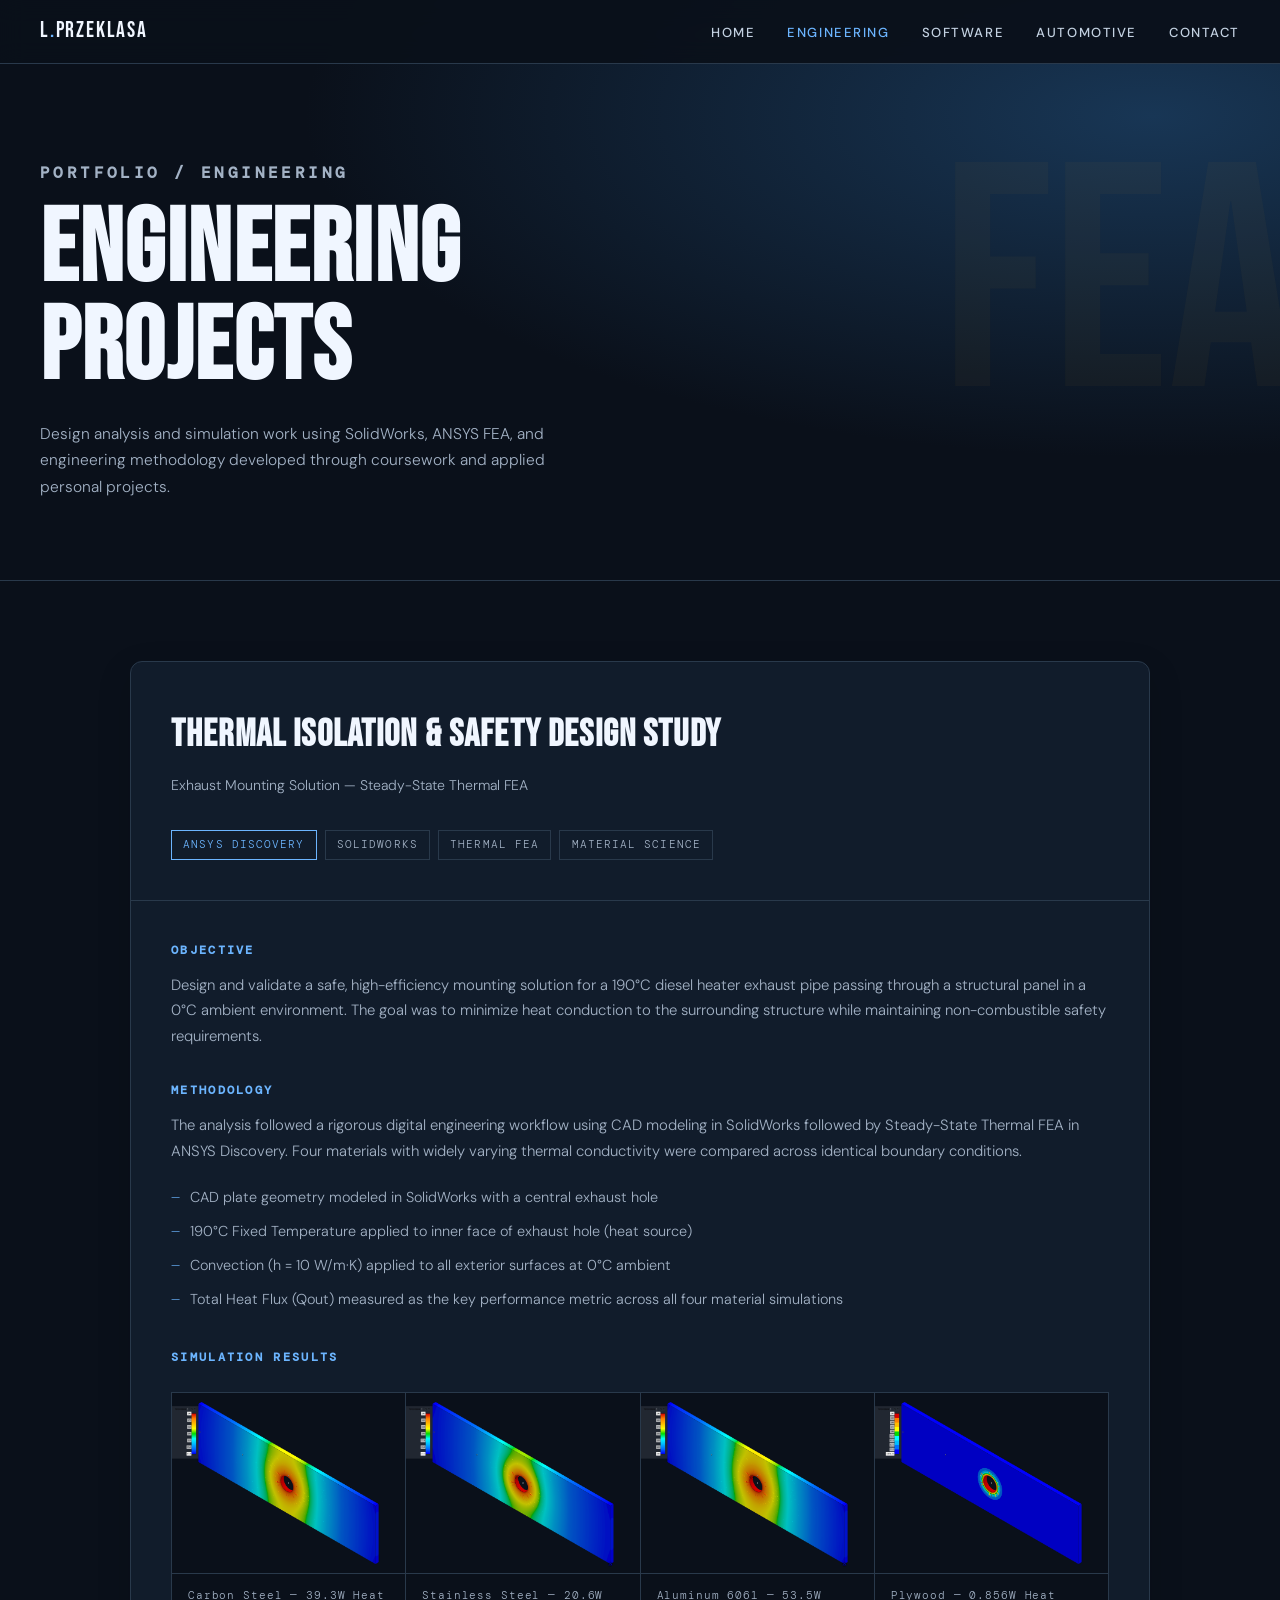
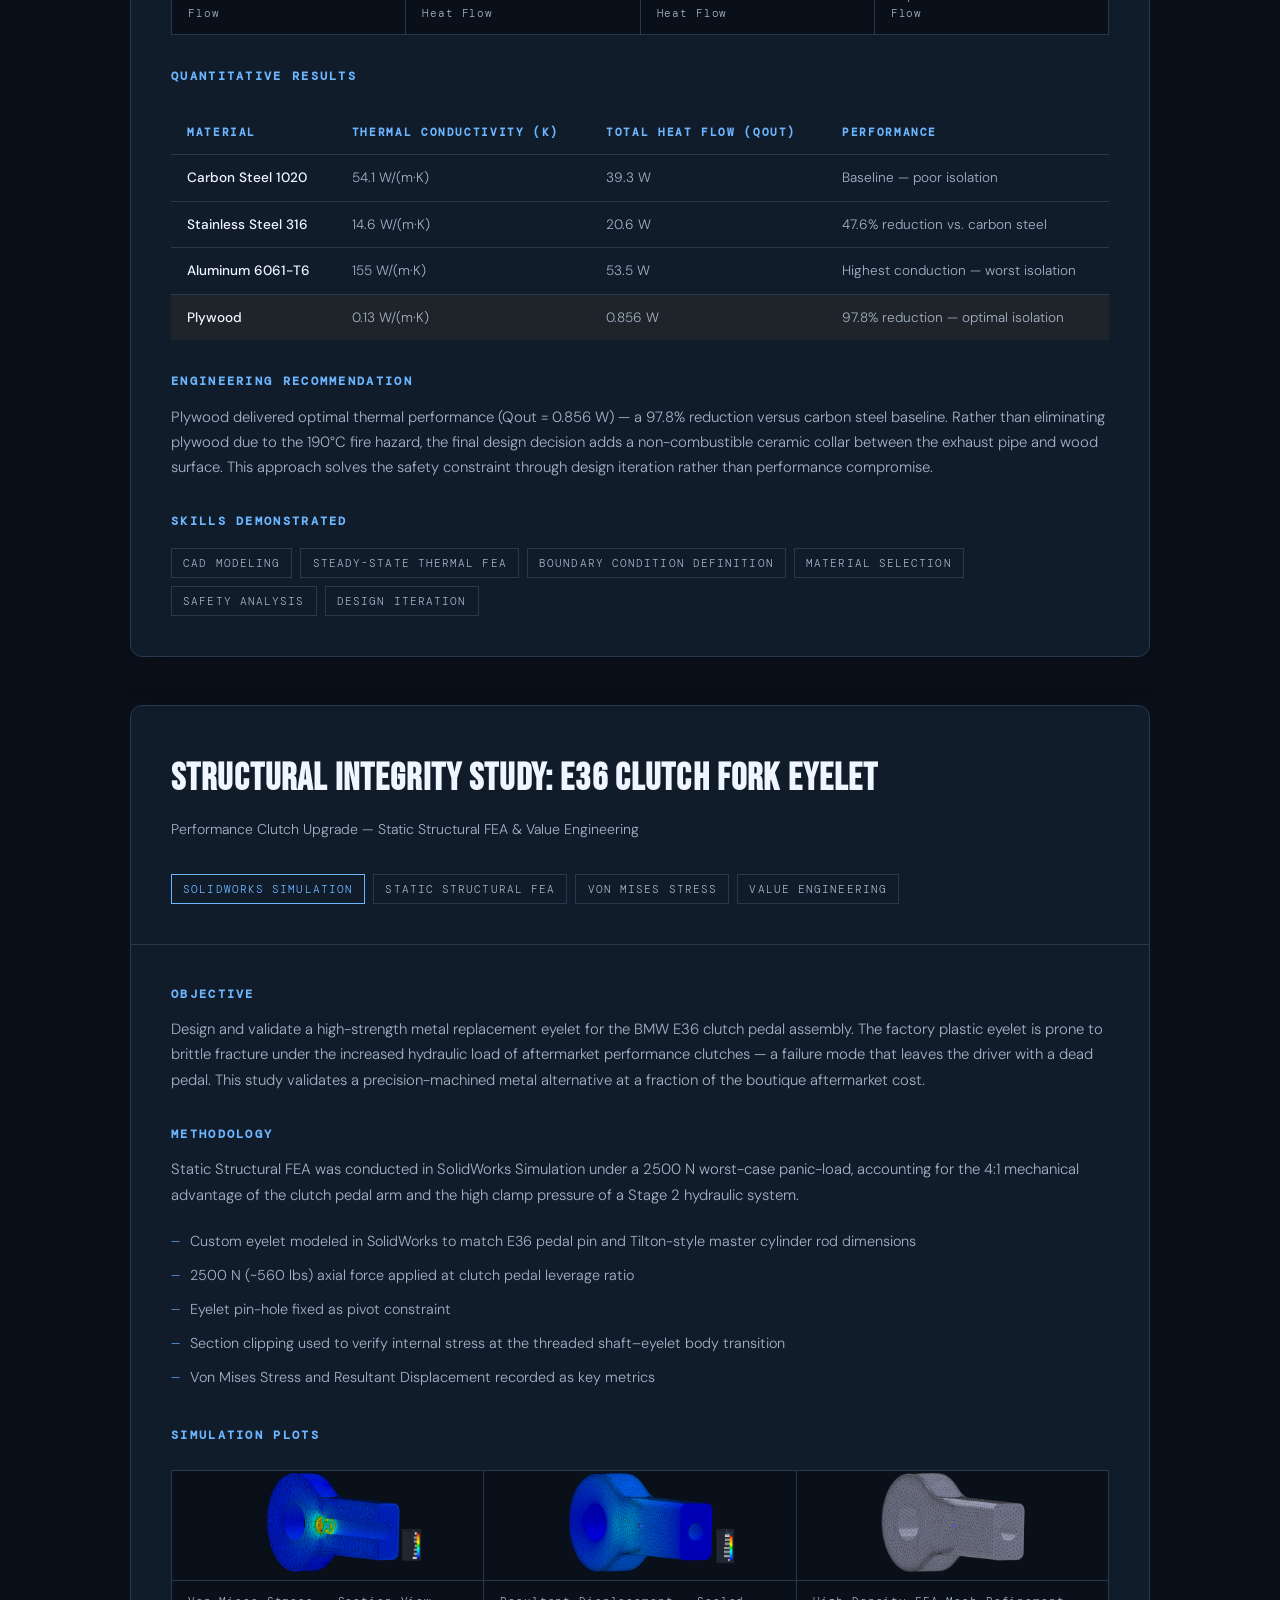
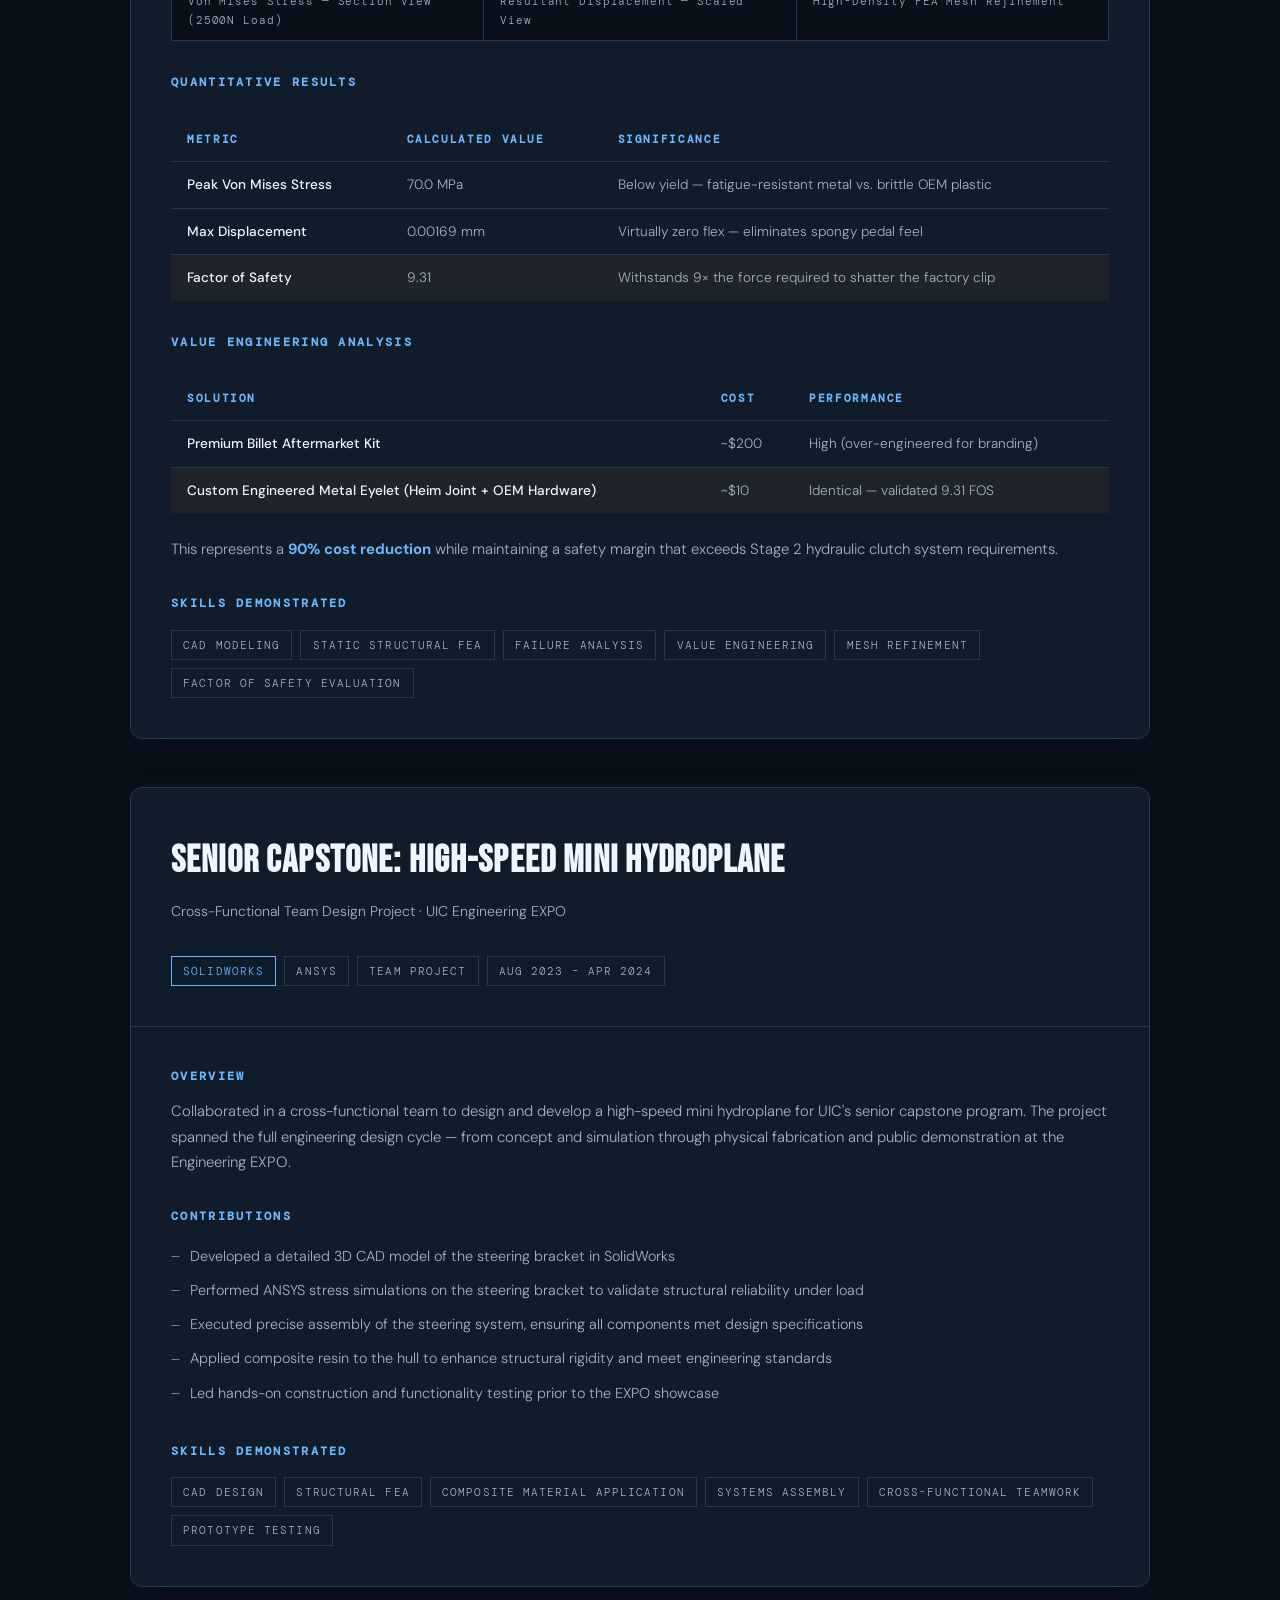
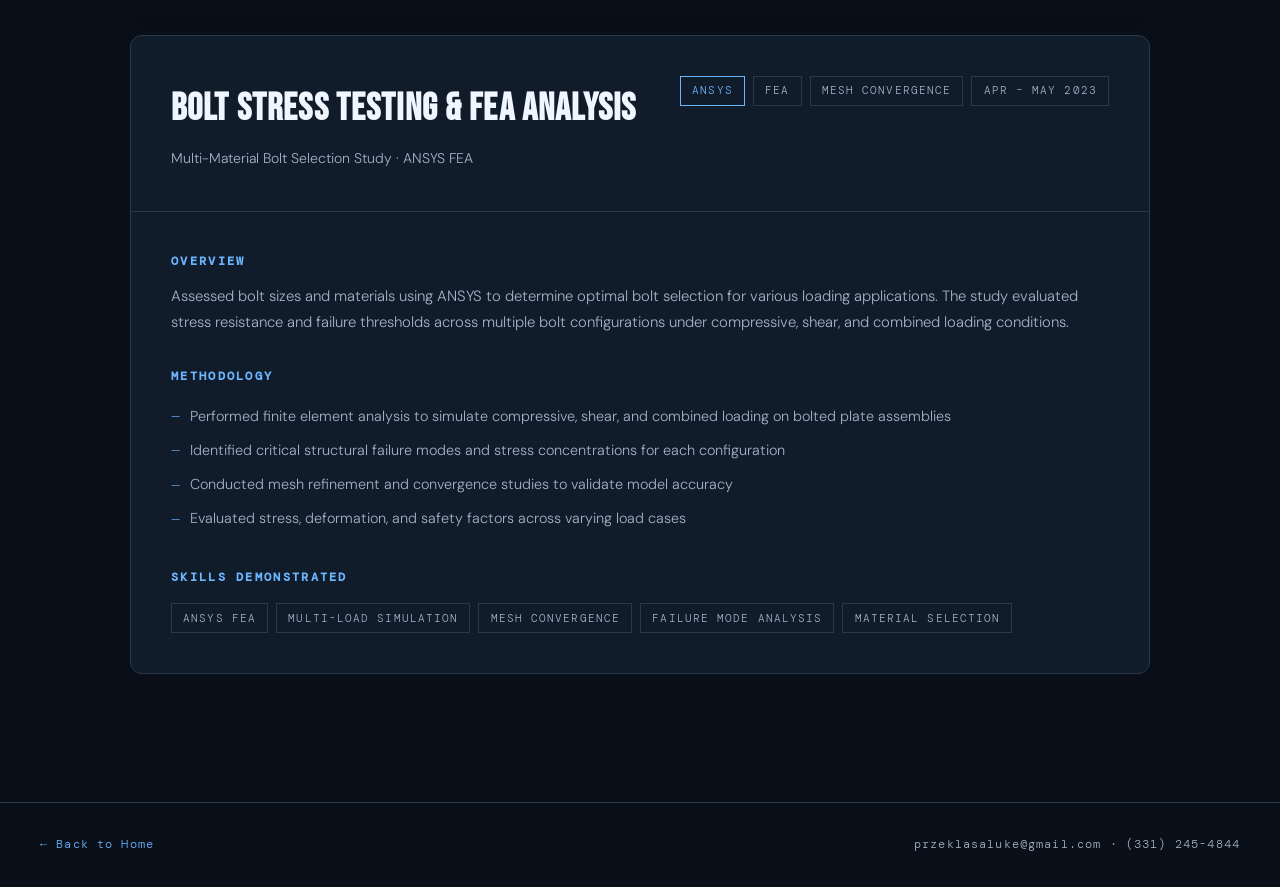
<file: engineering.html>
<!DOCTYPE html>
<html lang="en">
<head>
  <!-- Google tag (gtag.js) -->
  <script async src="https://www.googletagmanager.com/gtag/js?id=G-0WKJXLWNJV"></script>
  <script>
    window.dataLayer = window.dataLayer || [];
    function gtag(){dataLayer.push(arguments);}
    gtag('js', new Date());
    gtag('config', 'G-0WKJXLWNJV');
  </script>

  <meta charset="UTF-8" />
  <meta name="viewport" content="width=device-width, initial-scale=1.0"/>
  <title>Engineering Projects – Lukasz Przeklasa</title>
  <link rel="preconnect" href="https://fonts.googleapis.com">
  <link href="https://fonts.googleapis.com/css2?family=Bebas+Neue&family=DM+Sans:wght@300;400;500&family=DM+Mono:wght@400;500&display=swap" rel="stylesheet">
  <style>
    :root {
      --bg: #0e0e0e;
      --surface: #161616;
      --border: #2a2a2a;
      --accent: #e8a020;
      --accent2: #c47a10;
      --text: #e8e4dc;
      --muted: #7a7670;
      --heading-font: 'Bebas Neue', sans-serif;
      --body-font: 'DM Sans', sans-serif;
      --mono-font: 'DM Mono', monospace;
    }

    * { margin: 0; padding: 0; box-sizing: border-box; }

    body {
      background: var(--bg);
      color: var(--text);
      font-family: var(--body-font);
      font-weight: 300;
      line-height: 1.7;
    }

    nav {
      position: fixed;
      top: 0; left: 0; right: 0;
      z-index: 100;
      display: flex;
      align-items: center;
      justify-content: space-between;
      padding: 0 2.5rem;
      height: 64px;
      background: rgba(14,14,14,0.92);
      backdrop-filter: blur(12px);
      border-bottom: 1px solid var(--border);
    }

    .nav-logo {
      font-family: var(--heading-font);
      font-size: 1.4rem;
      letter-spacing: 0.08em;
      color: var(--text);
      text-decoration: none;
    }

    .nav-logo span { color: var(--accent); }

    .nav-links {
      display: flex;
      gap: 2rem;
      list-style: none;
    }

    .nav-links a {
      color: var(--muted);
      text-decoration: none;
      font-size: 0.82rem;
      font-weight: 500;
      letter-spacing: 0.12em;
      text-transform: uppercase;
      transition: color 0.2s;
    }

    .nav-links a:hover,
    .nav-links a.active { color: var(--accent); }

    .page-header {
      padding: 10rem 2.5rem 5rem;
      border-bottom: 1px solid var(--border);
      position: relative;
      overflow: hidden;
    }

    .page-header::before {
      content: 'FEA';
      position: absolute;
      right: -1rem;
      top: 50%;
      transform: translateY(-50%);
      font-family: var(--heading-font);
      font-size: 20rem;
      color: rgba(232,160,32,0.04);
      pointer-events: none;
      line-height: 1;
    }

    .page-tag {
      font-family: var(--mono-font);
      font-size: 0.72rem;
      letter-spacing: 0.22em;
      color: var(--accent);
      text-transform: uppercase;
      margin-bottom: 1rem;
    }

    .page-header h1 {
      font-family: var(--heading-font);
      font-size: clamp(3rem, 8vw, 7rem);
      letter-spacing: 0.02em;
      line-height: 0.95;
      margin-bottom: 1.5rem;
    }

    .page-header p {
      color: var(--muted);
      max-width: 560px;
      font-size: 0.97rem;
    }

    /* PROJECT CARDS */
    .projects-container {
      max-width: 1100px;
      margin: 0 auto;
      padding: 5rem 2.5rem;
    }

    .project-block {
      border: 1px solid var(--border);
      margin-bottom: 3rem;
      background: var(--surface);
    }

    .project-header {
      padding: 2.5rem;
      border-bottom: 1px solid var(--border);
      display: flex;
      justify-content: space-between;
      align-items: flex-start;
      gap: 2rem;
      flex-wrap: wrap;
    }

    .project-header-left h2 {
      font-family: var(--heading-font);
      font-size: clamp(1.6rem, 3vw, 2.5rem);
      letter-spacing: 0.03em;
      color: var(--text);
      margin-bottom: 0.4rem;
    }

    .project-header-left p {
      color: var(--muted);
      font-size: 0.88rem;
    }

    .project-tools {
      display: flex;
      gap: 0.5rem;
      flex-wrap: wrap;
    }

    .tag {
      font-family: var(--mono-font);
      font-size: 0.68rem;
      letter-spacing: 0.1em;
      text-transform: uppercase;
      padding: 0.3rem 0.7rem;
      border: 1px solid var(--border);
      color: var(--muted);
      white-space: nowrap;
    }

    .tag-accent {
      border-color: var(--accent);
      color: var(--accent);
    }

    .project-body {
      padding: 2.5rem;
    }

    .project-body h3 {
      font-family: var(--mono-font);
      font-size: 0.72rem;
      letter-spacing: 0.2em;
      color: var(--accent);
      text-transform: uppercase;
      margin: 2rem 0 0.8rem;
    }

    .project-body h3:first-child { margin-top: 0; }

    .project-body p {
      color: var(--muted);
      font-size: 0.93rem;
      margin-bottom: 1rem;
    }

    .project-body ul {
      list-style: none;
      margin-bottom: 1rem;
    }

    .project-body ul li {
      color: var(--muted);
      font-size: 0.9rem;
      padding: 0.3rem 0;
      display: flex;
      align-items: flex-start;
      gap: 0.6rem;
    }

    .project-body ul li::before {
      content: '—';
      color: var(--accent);
      font-size: 0.7rem;
      margin-top: 0.2rem;
      flex-shrink: 0;
    }

    /* IMAGE GRID */
    .img-grid {
      display: grid;
      grid-template-columns: repeat(auto-fit, minmax(220px, 1fr));
      gap: 1px;
      background: var(--border);
      border: 1px solid var(--border);
      margin: 1.5rem 0;
    }

    .img-grid figure {
      background: var(--bg);
      overflow: hidden;
    }

    .img-grid img {
      width: 100%;
      height: 200px;
      object-fit: cover;
      display: block;
      transition: transform 0.4s ease;
    }

    .img-grid img:hover { transform: scale(1.04); }

    .img-grid figcaption {
      padding: 0.7rem 1rem;
      font-family: var(--mono-font);
      font-size: 0.68rem;
      color: var(--muted);
      letter-spacing: 0.08em;
      border-top: 1px solid var(--border);
    }

    /* RESULTS TABLE */
    .results-table {
      width: 100%;
      border-collapse: collapse;
      margin: 1.5rem 0;
      font-size: 0.85rem;
    }

    .results-table th {
      font-family: var(--mono-font);
      font-size: 0.68rem;
      letter-spacing: 0.15em;
      text-transform: uppercase;
      color: var(--accent);
      text-align: left;
      padding: 0.8rem 1rem;
      border-bottom: 1px solid var(--border);
    }

    .results-table td {
      padding: 0.7rem 1rem;
      color: var(--muted);
      border-bottom: 1px solid var(--border);
      vertical-align: top;
    }

    .results-table tr:last-child td { border-bottom: none; }

    .results-table td:first-child {
      color: var(--text);
      font-weight: 500;
    }

    .highlight-row td { background: rgba(232,160,32,0.06); }

    /* SKILLS CHIPS */
    .skills-chips {
      display: flex;
      flex-wrap: wrap;
      gap: 0.5rem;
      margin-top: 1rem;
    }

    footer {
      border-top: 1px solid var(--border);
      padding: 2rem 2.5rem;
      display: flex;
      justify-content: space-between;
      align-items: center;
      font-family: var(--mono-font);
      font-size: 0.72rem;
      color: var(--muted);
      letter-spacing: 0.1em;
    }

    footer a {
      color: var(--accent);
      text-decoration: none;
    }

    @media (max-width: 768px) {
      nav { padding: 0 1.2rem; }
      .page-header, .projects-container { padding-left: 1.2rem; padding-right: 1.2rem; }
      .project-header { flex-direction: column; }
      .nav-links { gap: 1.2rem; }
    }
  </style>
  <link rel="stylesheet" href="portfolio-2026.css?v=20261104-engineering-nav">
<style>.project-block{scroll-margin-top:95px}html{scroll-padding-top:95px}</style>  <link rel="stylesheet" href="project-lightbox.css?v=1">
</head>
<body>

<nav>
  <a href="index.html" class="nav-logo">L<span>.</span>Przeklasa</a>
  <ul class="nav-links">
    <li><a href="index.html">Home</a></li>
    <li><a href="engineering.html" class="active">Engineering</a></li>
    <li><a href="software.html">Software</a></li>
    <li><a href="automotive.html">Automotive</a></li>
    <li><a href="mailto:przeklasaluke@gmail.com">Contact</a></li>
  </ul>
</nav>

<div class="page-header">
  <p class="page-tag">Portfolio / Engineering</p>
  <h1>Engineering<br>Projects</h1>
  <p>Design analysis and simulation work using SolidWorks, ANSYS FEA, and engineering methodology developed through coursework and applied personal projects.</p>
</div>

<div class="projects-container">

  <!-- PROJECT 1 -->
  <div class="project-block" id="thermal-analysis">
    <div class="project-header">
      <div class="project-header-left">
        <h2>Thermal Isolation & Safety Design Study</h2>
        <p>Exhaust Mounting Solution — Steady-State Thermal FEA</p>
      </div>
      <div class="project-tools">
        <span class="tag tag-accent">ANSYS Discovery</span>
        <span class="tag">SolidWorks</span>
        <span class="tag">Thermal FEA</span>
        <span class="tag">Material Science</span>
      </div>
    </div>
    <div class="project-body">
      <h3>Objective</h3>
      <p>Design and validate a safe, high-efficiency mounting solution for a 190°C diesel heater exhaust pipe passing through a structural panel in a 0°C ambient environment. The goal was to minimize heat conduction to the surrounding structure while maintaining non-combustible safety requirements.</p>

      <h3>Methodology</h3>
      <p>The analysis followed a rigorous digital engineering workflow using CAD modeling in SolidWorks followed by Steady-State Thermal FEA in ANSYS Discovery. Four materials with widely varying thermal conductivity were compared across identical boundary conditions.</p>
      <ul>
        <li>CAD plate geometry modeled in SolidWorks with a central exhaust hole</li>
        <li>190°C Fixed Temperature applied to inner face of exhaust hole (heat source)</li>
        <li>Convection (h = 10 W/m·K) applied to all exterior surfaces at 0°C ambient</li>
        <li>Total Heat Flux (Qout) measured as the key performance metric across all four material simulations</li>
      </ul>

      <h3>Simulation Results</h3>
      <div class="img-grid">
        <figure>
          <img src="images/carbon steel window.png" alt="Carbon Steel Thermal Analysis">
          <figcaption>Carbon Steel — 39.3W Heat Flow</figcaption>
        </figure>
        <figure>
          <img src="images/stainless steel window.png" alt="Stainless Steel Thermal Analysis">
          <figcaption>Stainless Steel — 20.6W Heat Flow</figcaption>
        </figure>
        <figure>
          <img src="images/aluminum window.png" alt="Aluminum Thermal Analysis">
          <figcaption>Aluminum 6061 — 53.5W Heat Flow</figcaption>
        </figure>
        <figure>
          <img src="images/plywood window.png" alt="Plywood Thermal Analysis">
          <figcaption>Plywood — 0.856W Heat Flow</figcaption>
        </figure>
      </div>

      <h3>Quantitative Results</h3>
      <table class="results-table">
        <thead>
          <tr>
            <th>Material</th>
            <th>Thermal Conductivity (k)</th>
            <th>Total Heat Flow (Qout)</th>
            <th>Performance</th>
          </tr>
        </thead>
        <tbody>
          <tr>
            <td>Carbon Steel 1020</td>
            <td>54.1 W/(m·K)</td>
            <td>39.3 W</td>
            <td>Baseline — poor isolation</td>
          </tr>
          <tr>
            <td>Stainless Steel 316</td>
            <td>14.6 W/(m·K)</td>
            <td>20.6 W</td>
            <td>47.6% reduction vs. carbon steel</td>
          </tr>
          <tr>
            <td>Aluminum 6061-T6</td>
            <td>155 W/(m·K)</td>
            <td>53.5 W</td>
            <td>Highest conduction — worst isolation</td>
          </tr>
          <tr class="highlight-row">
            <td>Plywood</td>
            <td>0.13 W/(m·K)</td>
            <td>0.856 W</td>
            <td>97.8% reduction — optimal isolation</td>
          </tr>
        </tbody>
      </table>

      <h3>Engineering Recommendation</h3>
      <p>Plywood delivered optimal thermal performance (Qout = 0.856 W) — a 97.8% reduction versus carbon steel baseline. Rather than eliminating plywood due to the 190°C fire hazard, the final design decision adds a non-combustible ceramic collar between the exhaust pipe and wood surface. This approach solves the safety constraint through design iteration rather than performance compromise.</p>

      <h3>Skills Demonstrated</h3>
      <div class="skills-chips">
        <span class="tag">CAD Modeling</span>
        <span class="tag">Steady-State Thermal FEA</span>
        <span class="tag">Boundary Condition Definition</span>
        <span class="tag">Material Selection</span>
        <span class="tag">Safety Analysis</span>
        <span class="tag">Design Iteration</span>
      </div>
    </div>
  </div>

  <!-- PROJECT 2 -->
  <div class="project-block" id="clutch-fork-fea">
    <div class="project-header">
      <div class="project-header-left">
        <h2>Structural Integrity Study: E36 Clutch Fork Eyelet</h2>
        <p>Performance Clutch Upgrade — Static Structural FEA & Value Engineering</p>
      </div>
      <div class="project-tools">
        <span class="tag tag-accent">SolidWorks Simulation</span>
        <span class="tag">Static Structural FEA</span>
        <span class="tag">Von Mises Stress</span>
        <span class="tag">Value Engineering</span>
      </div>
    </div>
    <div class="project-body">
      <h3>Objective</h3>
      <p>Design and validate a high-strength metal replacement eyelet for the BMW E36 clutch pedal assembly. The factory plastic eyelet is prone to brittle fracture under the increased hydraulic load of aftermarket performance clutches — a failure mode that leaves the driver with a dead pedal. This study validates a precision-machined metal alternative at a fraction of the boutique aftermarket cost.</p>

      <h3>Methodology</h3>
      <p>Static Structural FEA was conducted in SolidWorks Simulation under a 2500 N worst-case panic-load, accounting for the 4:1 mechanical advantage of the clutch pedal arm and the high clamp pressure of a Stage 2 hydraulic system.</p>
      <ul>
        <li>Custom eyelet modeled in SolidWorks to match E36 pedal pin and Tilton-style master cylinder rod dimensions</li>
        <li>2500 N (~560 lbs) axial force applied at clutch pedal leverage ratio</li>
        <li>Eyelet pin-hole fixed as pivot constraint</li>
        <li>Section clipping used to verify internal stress at the threaded shaft–eyelet body transition</li>
        <li>Von Mises Stress and Resultant Displacement recorded as key metrics</li>
      </ul>

      <h3>Simulation Plots</h3>
      <div class="img-grid">
        <figure>
          <img src="images/2500n clutch fork von mises.png" alt="Von Mises Stress Plot">
          <figcaption>Von Mises Stress — Section View (2500N Load)</figcaption>
        </figure>
        <figure>
          <img src="images/2500n clutch fork deformation 2.png" alt="Displacement Plot">
          <figcaption>Resultant Displacement — Scaled View</figcaption>
        </figure>
        <figure>
          <img src="images/2500n clutch fork mesh.png" alt="FEA Mesh">
          <figcaption>High-Density FEA Mesh Refinement</figcaption>
        </figure>
      </div>

      <h3>Quantitative Results</h3>
      <table class="results-table">
        <thead>
          <tr>
            <th>Metric</th>
            <th>Calculated Value</th>
            <th>Significance</th>
          </tr>
        </thead>
        <tbody>
          <tr>
            <td>Peak Von Mises Stress</td>
            <td>70.0 MPa</td>
            <td>Below yield — fatigue-resistant metal vs. brittle OEM plastic</td>
          </tr>
          <tr>
            <td>Max Displacement</td>
            <td>0.00169 mm</td>
            <td>Virtually zero flex — eliminates spongy pedal feel</td>
          </tr>
          <tr class="highlight-row">
            <td>Factor of Safety</td>
            <td>9.31</td>
            <td>Withstands 9× the force required to shatter the factory clip</td>
          </tr>
        </tbody>
      </table>

      <h3>Value Engineering Analysis</h3>
      <table class="results-table">
        <thead>
          <tr>
            <th>Solution</th>
            <th>Cost</th>
            <th>Performance</th>
          </tr>
        </thead>
        <tbody>
          <tr>
            <td>Premium Billet Aftermarket Kit</td>
            <td>~$200</td>
            <td>High (over-engineered for branding)</td>
          </tr>
          <tr class="highlight-row">
            <td>Custom Engineered Metal Eyelet (Heim Joint + OEM Hardware)</td>
            <td>~$10</td>
            <td>Identical — validated 9.31 FOS</td>
          </tr>
        </tbody>
      </table>
      <p>This represents a <strong style="color:var(--accent)">90% cost reduction</strong> while maintaining a safety margin that exceeds Stage 2 hydraulic clutch system requirements.</p>

      <h3>Skills Demonstrated</h3>
      <div class="skills-chips">
        <span class="tag">CAD Modeling</span>
        <span class="tag">Static Structural FEA</span>
        <span class="tag">Failure Analysis</span>
        <span class="tag">Value Engineering</span>
        <span class="tag">Mesh Refinement</span>
        <span class="tag">Factor of Safety Evaluation</span>
      </div>
    </div>
  </div>

  <!-- PROJECT 3: CAPSTONE -->
  <div class="project-block" id="hydroplane">
    <div class="project-header">
      <div class="project-header-left">
        <h2>Senior Capstone: High-Speed Mini Hydroplane</h2>
        <p>Cross-Functional Team Design Project · UIC Engineering EXPO</p>
      </div>
      <div class="project-tools">
        <span class="tag tag-accent">SolidWorks</span>
        <span class="tag">ANSYS</span>
        <span class="tag">Team Project</span>
        <span class="tag">Aug 2023 – Apr 2024</span>
      </div>
    </div>
    <div class="project-body">
      <h3>Overview</h3>
      <p>Collaborated in a cross-functional team to design and develop a high-speed mini hydroplane for UIC's senior capstone program. The project spanned the full engineering design cycle — from concept and simulation through physical fabrication and public demonstration at the Engineering EXPO.</p>

      <h3>Contributions</h3>
      <ul>
        <li>Developed a detailed 3D CAD model of the steering bracket in SolidWorks</li>
        <li>Performed ANSYS stress simulations on the steering bracket to validate structural reliability under load</li>
        <li>Executed precise assembly of the steering system, ensuring all components met design specifications</li>
        <li>Applied composite resin to the hull to enhance structural rigidity and meet engineering standards</li>
        <li>Led hands-on construction and functionality testing prior to the EXPO showcase</li>
      </ul>

      <h3>Skills Demonstrated</h3>
      <div class="skills-chips">
        <span class="tag">CAD Design</span>
        <span class="tag">Structural FEA</span>
        <span class="tag">Composite Material Application</span>
        <span class="tag">Systems Assembly</span>
        <span class="tag">Cross-Functional Teamwork</span>
        <span class="tag">Prototype Testing</span>
      </div>
    </div>
  </div>

  <!-- PROJECT 4: BOLT STRESS -->
  <div class="project-block" id="bolt-fea">
    <div class="project-header">
      <div class="project-header-left">
        <h2>Bolt Stress Testing & FEA Analysis</h2>
        <p>Multi-Material Bolt Selection Study · ANSYS FEA</p>
      </div>
      <div class="project-tools">
        <span class="tag tag-accent">ANSYS</span>
        <span class="tag">FEA</span>
        <span class="tag">Mesh Convergence</span>
        <span class="tag">Apr – May 2023</span>
      </div>
    </div>
    <div class="project-body">
      <h3>Overview</h3>
      <p>Assessed bolt sizes and materials using ANSYS to determine optimal bolt selection for various loading applications. The study evaluated stress resistance and failure thresholds across multiple bolt configurations under compressive, shear, and combined loading conditions.</p>

      <h3>Methodology</h3>
      <ul>
        <li>Performed finite element analysis to simulate compressive, shear, and combined loading on bolted plate assemblies</li>
        <li>Identified critical structural failure modes and stress concentrations for each configuration</li>
        <li>Conducted mesh refinement and convergence studies to validate model accuracy</li>
        <li>Evaluated stress, deformation, and safety factors across varying load cases</li>
      </ul>

      <h3>Skills Demonstrated</h3>
      <div class="skills-chips">
        <span class="tag">ANSYS FEA</span>
        <span class="tag">Multi-Load Simulation</span>
        <span class="tag">Mesh Convergence</span>
        <span class="tag">Failure Mode Analysis</span>
        <span class="tag">Material Selection</span>
      </div>
    </div>
  </div>

</div>

<footer>
  <a href="index.html">← Back to Home</a>
  <span>przeklasaluke@gmail.com · (331) 245-4844</span>
</footer>

  <script src="project-lightbox.js?v=1" defer></script>
</body>
</html>
</file>
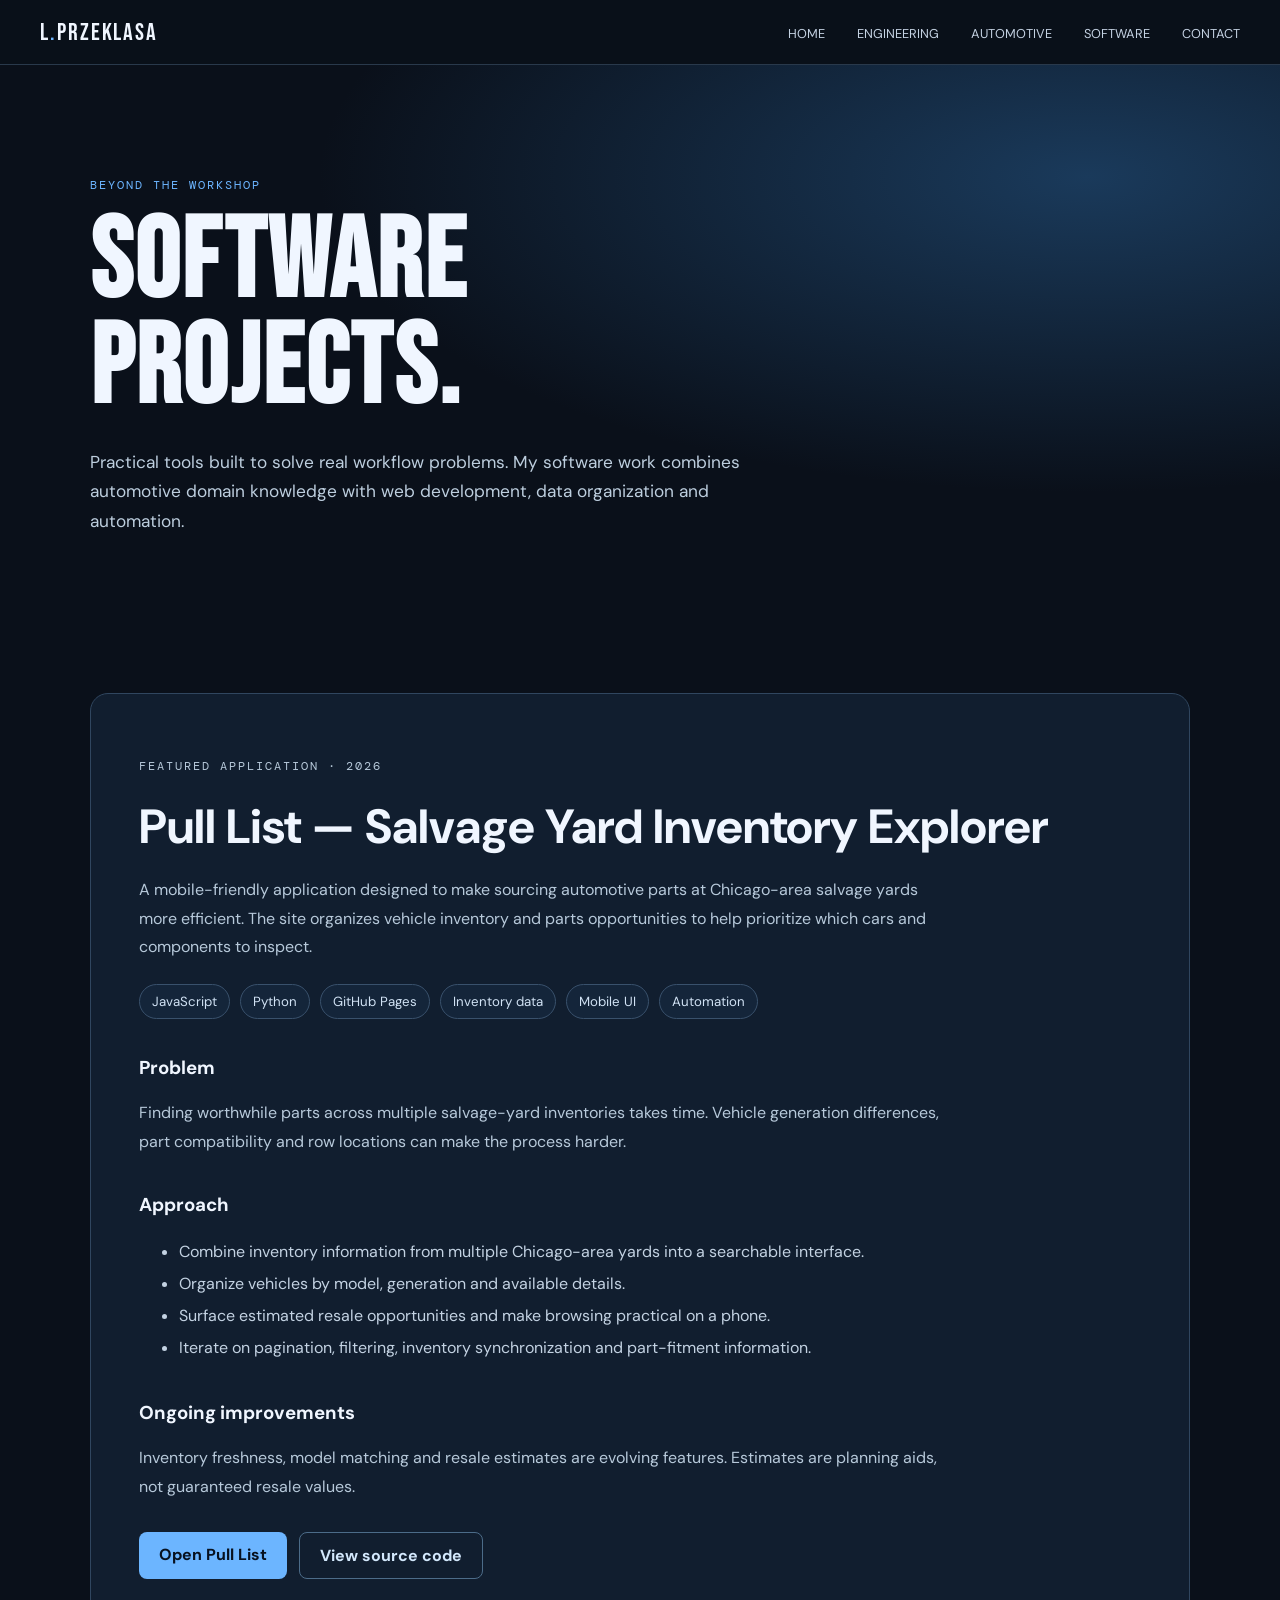
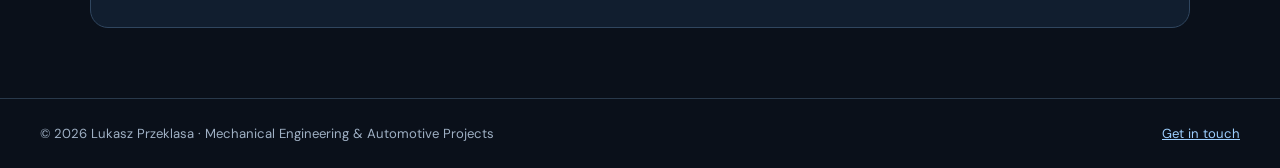
<file: software.html>
<!doctype html><html lang="en"><head><meta charset="utf-8"><meta name="viewport" content="width=device-width, initial-scale=1"><meta name="description" content="Software projects by mechanical engineer Lukasz Przeklasa, including Pull List, a salvage-yard inventory web application."><title>Software Projects | Lukasz Przeklasa</title><link rel="preconnect" href="https://fonts.googleapis.com"><link href="https://fonts.googleapis.com/css2?family=Bebas+Neue&family=DM+Sans:wght@300;400;500;600;700&family=DM+Mono:wght@400;500&display=swap" rel="stylesheet"><link rel="stylesheet" href="portfolio-2026.css?v=1"><style>body{margin:0}.nav-logo{font-family:'Bebas Neue',sans-serif;font-size:1.5rem;color:#f0f6ff;text-decoration:none;letter-spacing:.08em}.nav-logo span{color:#6cb5ff}nav{position:sticky;top:0;z-index:5;display:flex;align-items:center;justify-content:space-between;padding:0 2.5rem;min-height:64px;background:#0a101a;border-bottom:1px solid #29394b}.nav-links{display:flex;gap:2rem;list-style:none;padding:0;margin:0}.nav-links a{color:#c4d2e2;text-decoration:none;font-size:.8rem;text-transform:uppercase}.nav-links a[aria-current]{color:#6cb5ff}.software-hero{padding:100px 2.5rem 70px;background:radial-gradient(ellipse at 85% 20%,#1a3a5b,transparent 50%)}.software-hero>div{max-width:1100px;margin:auto}.software-hero h1{font-family:'Bebas Neue',sans-serif;font-size:clamp(4rem,9vw,7rem);line-height:.95;letter-spacing:.02em;margin:0 0 24px}.software-hero p:last-child{color:#bdcede;max-width:690px;font-size:1.08rem;line-height:1.7}.project-shell{max-width:1100px;margin:auto;padding:70px 2.5rem}.software-card{background:#111e2f;border:1px solid #30465f;border-radius:18px;padding:clamp(24px,4vw,48px)}.software-card h2{font-size:clamp(2rem,4vw,3rem);margin:0 0 18px}.software-card p{color:#b7c9da;line-height:1.8;max-width:800px}.software-card h3{margin-top:36px}.software-card ul{color:#c3d2e2;line-height:2}.project-actions{display:flex;flex-wrap:wrap;gap:12px;margin-top:30px}.project-actions a{display:inline-block;padding:12px 20px;border-radius:8px;background:#6cb5ff;color:#07111f;text-decoration:none;font-weight:700}.project-actions a.secondary{background:transparent;border:1px solid #4c6c89;color:#d3e8fc}@media(max-width:600px){nav{padding:12px 16px}.nav-links{gap:12px;flex-wrap:wrap}.nav-links a{font-size:.7rem}.software-hero{padding:75px 18px 50px}.project-shell{padding:40px 18px}}</style></head><body><nav aria-label="Main navigation"><a href="index.html" class="nav-logo">L<span>.</span>Przeklasa</a><ul class="nav-links"><li><a href="index.html">Home</a></li><li><a href="engineering.html">Engineering</a></li><li><a href="automotive.html">Automotive</a></li><li><a href="software.html" aria-current="page">Software</a></li><li><a href="mailto:przeklasaluke@gmail.com">Contact</a></li></ul></nav><header class="software-hero"><div><p class="portfolio-kicker">Beyond the workshop</p><h1>Software<br>Projects.</h1><p>Practical tools built to solve real workflow problems. My software work combines automotive domain knowledge with web development, data organization and automation.</p></div></header><main class="project-shell"><article class="software-card"><p class="portfolio-kicker">Featured application · 2026</p><h2>Pull List — Salvage Yard Inventory Explorer</h2><p>A mobile-friendly application designed to make sourcing automotive parts at Chicago-area salvage yards more efficient. The site organizes vehicle inventory and parts opportunities to help prioritize which cars and components to inspect.</p><div class="pill-list"><span>JavaScript</span><span>Python</span><span>GitHub Pages</span><span>Inventory data</span><span>Mobile UI</span><span>Automation</span></div><h3>Problem</h3><p>Finding worthwhile parts across multiple salvage-yard inventories takes time. Vehicle generation differences, part compatibility and row locations can make the process harder.</p><h3>Approach</h3><ul><li>Combine inventory information from multiple Chicago-area yards into a searchable interface.</li><li>Organize vehicles by model, generation and available details.</li><li>Surface estimated resale opportunities and make browsing practical on a phone.</li><li>Iterate on pagination, filtering, inventory synchronization and part-fitment information.</li></ul><h3>Ongoing improvements</h3><p>Inventory freshness, model matching and resale estimates are evolving features. Estimates are planning aids, not guaranteed resale values.</p><div class="project-actions"><a href="https://lukaszjdm.github.io/pull-list/">Open Pull List</a><a class="secondary" href="https://github.com/lukaszjdm/pull-list">View source code</a></div></article></main><footer class="site-footer"><span>© 2026 Lukasz Przeklasa · Mechanical Engineering & Automotive Projects</span><a href="mailto:przeklasaluke@gmail.com">Get in touch</a></footer></body></html>
</file>
<file: portfolio-2026.css>
/* Portfolio redesign 2026 */
:root{--bg:#0a101a!important;--surface:#111c2b!important;--border:#29394b!important;--accent:#6cb5ff!important;--accent2:#a3d3ff!important;--text:#f0f6ff!important;--muted:#a3b2c5!important}
html{scroll-behavior:smooth}body{background:var(--bg)!important;color:var(--text)!important;font-family:'DM Sans',sans-serif!important}a:focus-visible,button:focus-visible{outline:3px solid #9bd0ff;outline-offset:4px}nav{background:rgba(10,16,26,.94)!important;border-bottom:1px solid var(--border)!important}nav a{transition:color .2s}.hero{background:radial-gradient(ellipse at 78% 25%,#173456 0%,transparent 48%),linear-gradient(135deg,#0a101a,#101e30)!important}.hero::before{background:radial-gradient(circle,rgba(108,181,255,.16),transparent 70%)!important}.hero h1,.page-header h1{letter-spacing:.015em}.hero-sub{max-width:650px!important;font-size:1.08rem!important;color:#c3cfdf!important}.btn{border-radius:8px!important;font-weight:600!important}.btn-primary{color:#07111f!important}.btn-ghost{color:#d7e5f6!important;border-color:#4a6078!important}.btn-ghost:hover{background:#172a40!important}.stat-box,.skill-card,.cta-card,.project-block{border-radius:12px;overflow:hidden}.stats-grid,.skills-grid,.cta-grid{gap:12px!important;background:transparent!important;border:0!important}.stat-box,.skill-card,.cta-card{border:1px solid var(--border)!important}.project-block{box-shadow:0 12px 34px rgba(0,0,0,.15)}.project-block img{max-width:100%;height:auto;border-radius:8px}.page-header{background:radial-gradient(ellipse at 90% 20%,#183655,transparent 52%)!important}.section-label,.page-tag{font-weight:600!important}.nav-links a{color:#c4d2e2!important}.nav-links a:hover,.nav-links a.active{color:var(--accent)!important}.portfolio-kicker{color:var(--accent);font-family:'DM Mono',monospace;font-size:.78rem;letter-spacing:.16em;text-transform:uppercase;margin-bottom:1.1rem}.portfolio-lead{font-size:clamp(1.1rem,2.1vw,1.45rem);line-height:1.65;color:#cad8e7;max-width:760px}.feature-grid{display:grid;grid-template-columns:repeat(3,minmax(0,1fr));gap:20px}.feature-card{display:flex;flex-direction:column;min-width:0;background:#121f30;border:1px solid #2c4056;border-radius:16px;overflow:hidden;text-decoration:none;color:inherit;transition:transform .2s,border-color .2s}.feature-card:hover{transform:translateY(-5px);border-color:#6cb5ff}.feature-card img{width:100%;height:210px;object-fit:cover;display:block}.feature-content{padding:24px;flex:1}.feature-content h3{font-size:1.3rem;margin:8px 0 10px;color:#f0f6ff}.feature-content p{color:#b2c1d2;font-size:.94rem;line-height:1.6}.feature-tag{font-family:'DM Mono',monospace;font-size:.72rem;letter-spacing:.08em;color:#78baff;text-transform:uppercase}.feature-arrow{margin-top:18px;color:#83c4ff;font-weight:700}.pill-list{display:flex;flex-wrap:wrap;gap:10px;margin-top:22px}.pill-list span{padding:8px 12px;border:1px solid #39516c;background:#14253a;border-radius:999px;color:#d1e2f4;font-size:.83rem}.project-intro{max-width:760px;color:#b9c9da;margin-bottom:35px}.site-footer{border-top:1px solid var(--border);padding:26px 2.5rem;color:#9fb0c4;font-size:.82rem;display:flex;justify-content:space-between;gap:16px;flex-wrap:wrap}.site-footer a{color:#9dcfff}.section-heading{font-size:clamp(2rem,4vw,3.2rem);font-weight:700;letter-spacing:-.035em;margin-bottom:16px}.section-heading em{font-style:normal;color:#77bbff}.nav-links{align-items:center}@media(max-width:850px){.feature-grid{grid-template-columns:repeat(2,minmax(0,1fr))}}@media(max-width:600px){nav{height:auto!important;min-height:66px;padding:12px 16px!important;flex-wrap:wrap;gap:8px}.nav-links{gap:12px!important;flex-wrap:wrap}.nav-links a{font-size:.68rem!important;letter-spacing:.03em!important}.hero{padding-top:150px!important;min-height:80vh!important}.page-header{padding-top:160px!important}.feature-grid{grid-template-columns:1fr}.feature-card img{height:220px}.site-footer{padding:24px 18px}.hero h1{font-size:clamp(3.6rem,15vw,6rem)!important}.project-header,.project-content{padding:1.25rem!important}}@media(prefers-reduced-motion:reduce){*,*::before,*::after{scroll-behavior:auto!important;animation:none!important;transition:none!important}.fade-up{opacity:1!important;transform:none!important}}
/* Homepage portrait layout */
.hero{display:grid!important;grid-template-columns:minmax(0,1.35fr) minmax(245px,.65fr)!important;align-items:center!important;column-gap:clamp(24px,4vw,68px)!important}
.hero-copy{min-width:0;position:relative;z-index:1}
.hero-copy h1{font-size:clamp(3.5rem,7vw,7rem)!important}
.hero-portrait{position:relative;z-index:1;width:100%;max-width:390px;justify-self:center;aspect-ratio:4/5;border-radius:22px;overflow:hidden;border:1px solid rgba(163,211,255,.32);box-shadow:0 20px 65px rgba(0,0,0,.35)}
.hero-portrait img{display:block;width:100%;height:100%;object-fit:cover;object-position:center 30%}
@media(max-width:850px){.hero{grid-template-columns:1fr!important;gap:32px!important;padding-bottom:56px!important}.hero-copy h1{font-size:clamp(3.5rem,12vw,6rem)!important}.hero-portrait{width:min(100%,340px);justify-self:start;aspect-ratio:4/5}}
@media(max-width:480px){.hero-portrait{width:min(100%,300px)}}

/* Desktop hero alignment and sizing — November 2026 */
@media(min-width:851px){
  .hero{display:grid!important;grid-template-columns:minmax(0,1fr) minmax(290px,420px)!important;gap:clamp(36px,5vw,100px)!important;align-items:center!important;max-width:1600px;margin:0 auto;padding:clamp(130px,12vh,190px) clamp(34px,4vw,78px) 80px!important;min-height:min(850px,100vh)!important}
  .hero-copy{grid-column:1;grid-row:1}
  .hero-portrait{grid-column:2;grid-row:1;max-width:420px;width:100%;aspect-ratio:4/5;align-self:center;justify-self:center}
  .hero-copy h1{font-size:clamp(4.6rem,7.2vw,8rem)!important;line-height:.98}
  .hero-actions{max-width:780px}
}
@media(max-width:850px){.hero-copy{grid-column:1}.hero-portrait{grid-column:1}}

/* Compact unified About + Capabilities block before featured work */
.profile-overview{position:relative;z-index:2;max-width:1500px!important;margin:-32px auto 0!important;padding:0 clamp(24px,4vw,70px) 0!important}
.profile-overview-inner{display:grid;grid-template-columns:minmax(0,.94fr) minmax(0,1.06fr);gap:clamp(24px,3vw,48px);padding:clamp(26px,3vw,44px);background:#111c2b;border:1px solid #33465c;border-radius:22px;box-shadow:0 18px 55px rgba(0,0,0,.28);align-items:start}
.profile-overview .section-label{margin:0 0 12px}
.profile-overview .section-title{font-size:clamp(2.2rem,3.3vw,3.35rem);margin:0 0 18px;line-height:.98}
.profile-overview .about-text p{font-size:.92rem;line-height:1.65;margin-bottom:12px}
.profile-overview .stats-grid{grid-template-columns:repeat(4,minmax(0,1fr));margin-top:22px;gap:1px;border-radius:12px;overflow:hidden}
.profile-overview .stat-box{padding:15px 10px}
.profile-overview .stat-value{font-size:clamp(1.7rem,2.5vw,2.5rem)}
.profile-overview .stat-label{font-size:.58rem;letter-spacing:.055em;line-height:1.4}
.profile-skills-heading{font-family:var(--heading-font);font-size:clamp(2rem,2.65vw,2.7rem);line-height:1;margin:0 0 18px}
.profile-overview .skills-grid{grid-template-columns:repeat(2,minmax(0,1fr));gap:10px;border:0;background:transparent}
.profile-overview .skill-card{border:1px solid #2a3d53;border-radius:12px;background:#0e1826;padding:16px 17px}
.profile-overview .skill-card:hover{background:#16283a}
.profile-overview .skill-card h3{font-size:.69rem;letter-spacing:.1em;margin-bottom:9px}
.profile-overview .skill-list li{padding:4px 0;font-size:.78rem;line-height:1.45}
#featured-projects{padding-top:clamp(55px,6vw,90px)!important}
@media(min-width:851px){.hero{min-height:690px!important;padding-bottom:90px!important}}
@media(max-width:1100px){.profile-overview-inner{grid-template-columns:1fr}.profile-overview .stats-grid{margin-top:18px}}
@media(max-width:850px){.profile-overview{margin:0 auto!important;padding:0 20px!important}.profile-overview-inner{padding:24px;gap:28px}.profile-overview .skills-grid{grid-template-columns:repeat(2,minmax(0,1fr))}.profile-overview .stat-box{padding:16px 12px}.profile-overview .stat-label{font-size:.61rem}}
@media(max-width:600px){.profile-overview{padding:0 16px!important}.profile-overview-inner{padding:22px 18px;border-radius:16px}.profile-overview .section-title{font-size:clamp(2.2rem,10vw,3rem)}.profile-overview .stats-grid{grid-template-columns:repeat(2,minmax(0,1fr))}.profile-overview .skills-grid{grid-template-columns:1fr;gap:8px}.profile-overview .skill-card{padding:13px 15px}.profile-overview .skill-card h3{margin-bottom:7px}.profile-overview .skill-list{display:grid;grid-template-columns:repeat(2,minmax(0,1fr));gap:0 12px}.profile-overview .skill-list li{font-size:.76rem}.profile-overview .stat-value{font-size:2.35rem}#featured-projects{padding-top:55px!important}}

/* Pull combined overview visibly into the hero on wide screens. */
@media(min-width:1101px){
  .hero{min-height:670px!important;padding-bottom:120px!important}
  .profile-overview{margin-top:-140px!important}
  .profile-overview-inner{background:rgba(17,28,43,.96);backdrop-filter:blur(16px);-webkit-backdrop-filter:blur(16px);border-color:#486381;box-shadow:0 28px 75px rgba(0,0,0,.42)}
}
@media(min-width:851px) and (max-width:1100px){
  .hero{min-height:650px!important;padding-bottom:110px!important}
  .profile-overview{margin-top:-85px!important}
  .profile-overview-inner{background:rgba(17,28,43,.97);box-shadow:0 22px 65px rgba(0,0,0,.36)}
}
@media(max-width:850px){
  .profile-overview{margin-top:0!important}
  .profile-overview-inner{box-shadow:0 14px 38px rgba(0,0,0,.2)}
}
</file>
